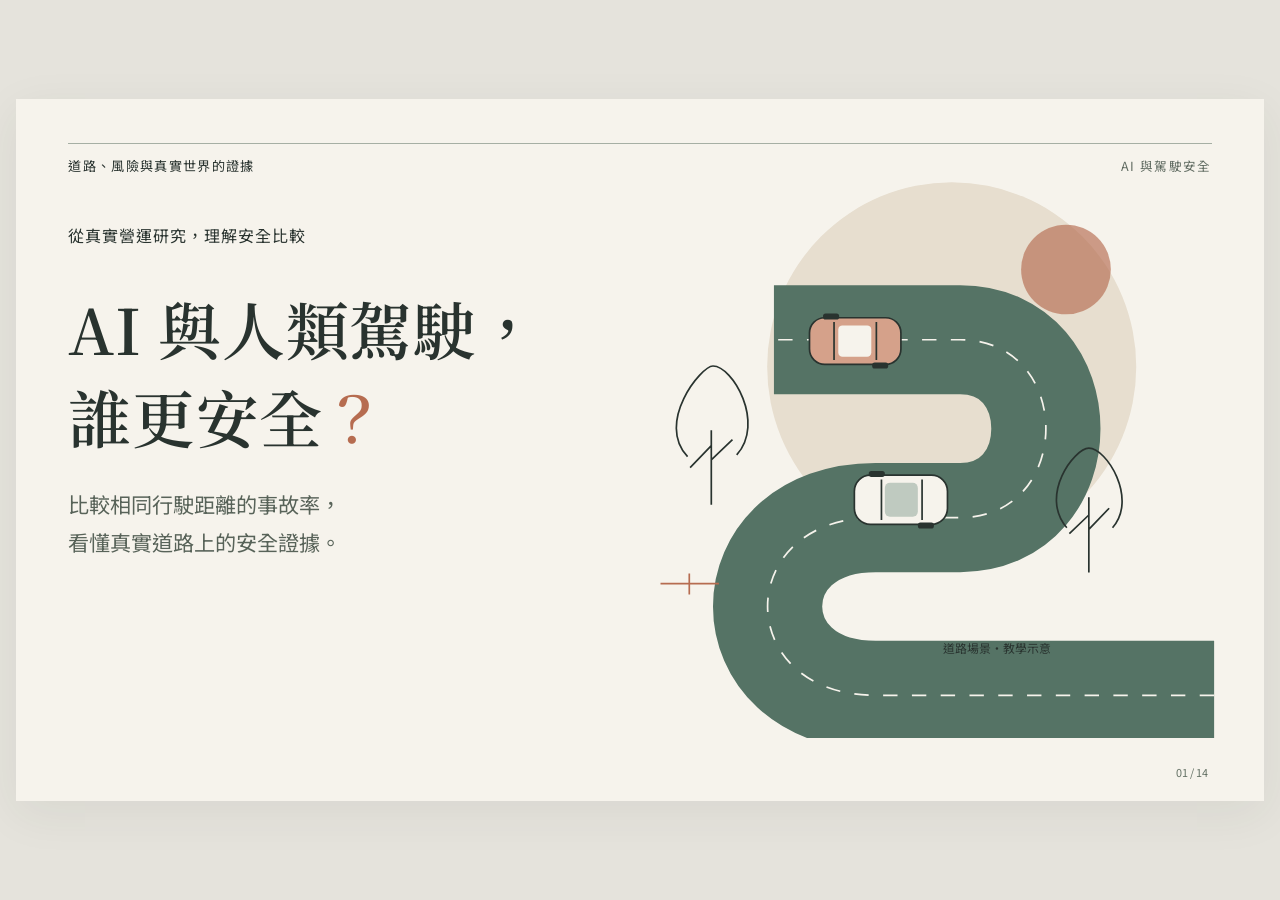
<file: presentation/index.html>
<!doctype html><html lang="zh-Hant"><head><meta charset="utf-8"><meta name="viewport" content="width=device-width,initial-scale=1"><title>AI 與人類駕駛，誰更安全？</title><link rel="stylesheet" href="assets/fonts.css"><link rel="stylesheet" href="deck.css"></head><body><main aria-label="教學簡報"><section class="slide cover active" id="s01" aria-label="教學投影片">
 <div class="topline"><span>道路、風險與真實世界的證據</span><span class="edition">AI 與駕駛安全</span></div>
 <div class="cover-copy"><p class="eyebrow">從真實營運研究，理解安全比較</p><h1>AI 與人類駕駛，<br>誰更安全<span class="accent">？</span></h1><p class="intro">比較相同行駛距離的事故率，<br>看懂真實道路上的安全證據。</p></div>
 <svg class="road-art" viewBox="75 0 585 680" role="img" aria-label="以道路、樹木與兩輛車構成的教學示意">
 <circle cx="400" cy="242" r="218" fill="#e7decf"/><circle cx="535" cy="127" r="53" fill="#b66c50" opacity=".65"/>
 <path d="M710 630H310C140 630 140 420 310 420h100c135 0 135-210 0-210H190" fill="none" stroke="#557365" stroke-width="129"/>
 <path d="M710 630H310C140 630 140 420 310 420h100c135 0 135-210 0-210H190" fill="none" stroke="#f6f3ec" stroke-width="2" stroke-dasharray="17 17"/>
 <g transform="translate(285 370) rotate(0 54 28)"><rect width="110" height="58" rx="19" fill="#f6f3ec" stroke="#29332f" stroke-width="2"/><path d="M32 5v48M80 5v48" stroke="#29332f" stroke-width="2"/><rect x="36" y="9" width="39" height="40" rx="6" fill="#bfcac0"/><rect x="17" y="-5" width="19" height="7" rx="3" fill="#29332f"/><rect x="75" y="56" width="19" height="7" rx="3" fill="#29332f"/></g>
 <g transform="translate(232 184)"><rect width="108" height="55" rx="18" fill="#d5a18a" stroke="#29332f" stroke-width="2"/><path d="M29 5v45M79 5v45" stroke="#29332f" stroke-width="2"/><rect x="34" y="9" width="39" height="37" rx="5" fill="#f6f3ec"/><rect x="16" y="-5" width="19" height="7" rx="3" fill="#29332f"/><rect x="74" y="53" width="19" height="7" rx="3" fill="#29332f"/></g>
 <g fill="none" stroke="#29332f" stroke-width="2"><path d="M116 405v-88m0 18-25 26m25-9 25-24"/><path d="M88 348c-38-40 16-107 30-107 23 0 62 67 28 105"/><path d="M562 485v-89m0 21-23 22m23-5 24-25"/><path d="M536 432c-33-38 9-94 26-94 21 0 58 60 28 94"/></g>
 <path d="M56 498h69m-35-12v25" stroke="#b66c50" stroke-width="2"/><text x="390" y="580" font-size="14" fill="#29332f">道路場景・教學示意</text>
 </svg>
 <footer><span class="page-no">01 / 14</span></footer>
</section><section class="slide" id="s02" hidden><div class="topline"><span>研究資料 / 三種視角</span><span class="edition">AI 與駕駛安全</span></div><h2>先看道路結果，再理解風險從何而來</h2><p class="deck">六篇研究提供三種視角：實際結果、比較方法，以及人與系統的風險。</p><div class="content"><div class="research-route"><div><span class="route-no">01</span><h3>實際結果</h3><p>道路事故<br><strong>約5,670萬英里</strong></p><p>責任理賠<br><strong>約387萬英里</strong></p></div><div><span class="route-no">02</span><h3>比較方法</h3><p>人類事故基準<br>如何選擇與調整？</p><p>研究品質清單<br>哪些條件要一致？</p></div><div><span class="route-no">03</span><h3>風險來源</h3><p>人類內在分心<br><strong>955名受傷駕駛</strong></p><p>系統失效<br>如何監測與安全處置？</p></div></div><p class="takeaway">道路與理賠研究來自同一 Waymo 車隊，部分時期重疊，里程不能相加。</p></div><div class="scope">資料來源：<a href="../raw/papers/P01_kusano_2025_56_7m.pdf#page=1" target="_blank" rel="noopener">Kusano 等（2025）</a>；<a href="../raw/papers/P02_dilillo_2024_insurance.pdf#page=1" target="_blank" rel="noopener">Di Lillo 等（2024）</a>；<a href="../raw/papers/P04_scanlon_2024_benchmarks.pdf#page=1" target="_blank" rel="noopener">Scanlon 等（2024）</a>；<a href="../raw/papers/P05_scanlon_2025_rave.pdf#page=1" target="_blank" rel="noopener">Scanlon 等（2025）</a>；<a href="../raw/papers/P09_galera_2012_mind_wandering.pdf#page=1" target="_blank" rel="noopener">Galéra 等（2012）</a>；<a href="../raw/papers/P08_koopman_2017_safety.pdf#page=1" target="_blank" rel="noopener">Koopman 與 Wagner（2017）</a></div><footer><span class="page-no">02 / 14</span></footer></section><section class="slide" id="s03" hidden><div class="topline"><span>研究場景 / 業者與地區</span><span class="edition">AI 與駕駛安全</span></div><h2>主要道路證據來自美國的 Waymo 車隊</h2><p class="deck">Waymo 是提供自動駕駛叫車服務的業者；這裡比較車內沒有駕駛員的營運。</p><div class="content"><div class="geo-layout"><div><h3>四個研究地區</h3><p class="body-copy">鳳凰城、舊金山<br>道路與理賠研究都涵蓋</p><p class="body-copy">洛杉磯、奧斯汀<br>另納入道路事故研究</p><p class="body-copy geo-period">道路研究：一般道路，排除高速公路<br>累積里程至2025年1月</p></div><div class="geo-plot" role="img" aria-label="美國城市地理定位示意，非營運邊界。舊金山與洛杉磯在加州，鳳凰城在亞利桑那州，奧斯汀在德州。"><span class="geo-direction">北 ↑　地理定位示意・非營運邊界</span><span class="city sf">● 舊金山<small>加州</small></span><span class="city la">● 洛杉磯<small>加州</small></span><span class="city phx">● 鳳凰城<small>亞利桑那州</small></span><span class="city aus">● 奧斯汀<small>德州</small></span><span class="geo-west">美國西部</span><span class="geo-east">中南部</span></div></div></div><div class="scope">資料來源：<a href="../raw/papers/P01_kusano_2025_56_7m.pdf#page=10" target="_blank" rel="noopener">Kusano 等（2025），PDF 5–7、10–11，表2</a>；<a href="../raw/papers/P02_dilillo_2024_insurance.pdf#page=3" target="_blank" rel="noopener">Di Lillo 等（2024），PDF 3–4</a></div><footer><span class="page-no">03 / 14</span></footer></section><section class="slide" id="s04" hidden><div class="topline"><span>比較安全的方式</span><span class="edition">AI 與駕駛安全</span></div><h2>先分清楚：駕駛責任交給誰？</h2><p class="deck">名稱相似的功能，可能需要完全不同的人類參與。</p><div class="content"><div class="responsibility"><div><p class="label">需要人類監督</p><h3>駕駛輔助</h3><p>人類持續注意道路<br>並負責駕駛與應變</p></div><div class="selected"><p class="label">接下來的比較對象</p><h3>無車內駕駛服務</h3><p>在指定營運條件內<br>由系統負責駕駛與處置</p></div></div><p class="takeaway">Waymo 的研究結果，適用於指定地區與道路條件下的無車內駕駛營運。</p></div><div class="scope">資料來源：<a href="../raw/papers/P01_kusano_2025_56_7m.pdf#page=6" target="_blank" rel="noopener">Kusano 等（2025），PDF 2、6、19–20、26</a></div><footer><span class="page-no">04 / 14</span></footer></section><section class="slide" id="s05" hidden><div class="topline"><span>比較安全的方式</span><span class="edition">AI 與駕駛安全</span></div><h2>比較事故次數，也要看行駛距離</h2><p class="deck">教學假設：乙車隊出事較多，但也跑了更長的距離。</p><div class="content"><table><thead><tr><th>車隊</th><th>涉事車次</th><th>行駛距離</th><th>每百萬英里涉及率</th></tr></thead><tbody><tr><td>甲</td><td>1次</td><td>100萬英里</td><td><strong>1</strong></td></tr><tr><td>乙</td><td>2次</td><td>400萬英里</td><td><strong>0.5</strong></td></tr></tbody></table><div class="formula">每百萬英里事故涉及率<br><strong>＝ 涉事車次 ÷ 行駛英里 × 100萬</strong></div><p class="definition">「涉事車次」數的是車輛涉及事故的次數；不代表負肇責，也不是傷者人數。</p></div><div class="scope">資料來源：<a href="../raw/papers/P01_kusano_2025_56_7m.pdf#page=8" target="_blank" rel="noopener">Kusano 等（2025），PDF 8–10</a></div><footer><span class="page-no">05 / 14</span></footer></section><section class="slide" id="s06" hidden><div class="topline"><span>比較安全的方式</span><span class="edition">AI 與駕駛安全</span></div><h2>公平比較需要相近的行駛條件</h2><p class="deck">換成相同里程後，還要確認環境與記錄方式是否可比。</p><div class="content"><div class="questions"><div><b>01</b><h3>在哪裡、走什麼路？</h3><p>地區、道路與車種<br>是否相近？</p></div><div><b>02</b><h3>哪些事件算事故？</h3><p>擦撞、受傷與重傷<br>使用不同門檻</p></div><div><b>03</b><h3>兩邊怎麼記錄？</h3><p>自動通報與警察紀錄<br>可能有不同漏報</p></div></div><p class="takeaway">接下來的道路研究調整了地區、道路、行駛位置與部分漏報；<br>時段、天候等仍未完全對齊，因此不能把差異全部歸因於 AI。</p></div><div class="scope">資料來源：<a href="../raw/papers/P04_scanlon_2024_benchmarks.pdf#page=11" target="_blank" rel="noopener">Scanlon 等（2024），PDF 11–16</a>；<a href="../raw/papers/P05_scanlon_2025_rave.pdf#page=6" target="_blank" rel="noopener">Scanlon 等（2025），PDF 6–12</a>；<a href="../raw/papers/P01_kusano_2025_56_7m.pdf#page=5" target="_blank" rel="noopener">Kusano 等（2025），PDF 5–10、18–20</a></div><footer><span class="page-no">06 / 14</span></footer></section><section class="slide data" id="s07" aria-label="教學投影片" hidden>
 <div class="topline"><span>真實道路 / 受傷相關事故</span><span class="edition">AI 與駕駛安全</span></div>
 <h2>Waymo 的受傷相關事故涉及率較低</h2>
 <p class="deck">四區一般道路，累積至2025年1月；比較「有人回報受傷」的事故涉及率。</p>
 <div class="data-layout"><div class="chart"><p class="unit">涉事車次／百萬英里</p>
 <svg viewBox="0 0 740 320" role="img" aria-label="人類基準4.04，Waymo 0.85涉事車次每百萬英里；橫軸從零至5">
 <g stroke="#ddd8ce" stroke-width="1"><path d="M150 36v215M250 36v215M350 36v215M450 36v215M550 36v215M650 36v215"/></g>
 <text x="0" y="104" class="chart-label">人類基準</text><text x="0" y="204" class="chart-label">Waymo</text>
 <rect x="150" y="64" width="404" height="58" fill="#b66c50"/><rect x="150" y="164" width="85" height="58" fill="#557365"/>
 <text x="570" y="105" class="chart-number">4.04</text><text x="251" y="205" class="chart-number">0.85</text>
 <path d="M150 251H650" stroke="#8a8d83"/>
 <g class="axis"><text x="150" y="284">0</text><text x="250" y="284">1</text><text x="350" y="284">2</text><text x="450" y="284">3</text><text x="550" y="284">4</text><text x="650" y="284">5</text></g>
 </svg><p class="chart-note">人類多為2022年資料，基準經研究者調整；這不是乘客個人的受傷率。</p></div>
 <aside class="finding"><p class="finding-label">作者報告的減幅</p><div class="big-number">79<span>%</span></div><p class="interval">95% 信賴區間：71%–85%<br><span class="ci-explain">區間呈現估計的精確程度</span></p><hr><p>約 <strong>5,670 萬英里</strong><br>無車內駕駛的營運資料</p></aside></div>
 
 <div class="scope">資料來源：<a href="../raw/papers/P01_kusano_2025_56_7m.pdf#page=12" target="_blank" rel="noopener">Kusano 等（2025），PDF 10–12，表2–4</a></div><footer><span class="page-no">07 / 14</span></footer>
</section><section class="slide" id="s08" hidden><div class="topline"><span>真實道路 / 被追撞情境</span><span class="edition">AI 與駕駛安全</span></div><h2>Waymo 在鳳凰城的被追撞涉及率較高</h2><p class="deck">整體較低，不代表每種情境都較低：這裡同樣觀察「有人回報受傷」。</p><div class="content"><div class="data-layout"><div><p class="unit">涉事車次／百萬英里</p><svg class="bar-svg" viewBox="0 0 760 310" role="img" aria-label="人類基準0.22，Waymo 0.48涉事車次每百萬英里，橫軸從零起算"><path d="M150.0 35V245" stroke="#ddd8ce"/><text x="150.0" y="280" class="axis">0</text><path d="M310.0 35V245" stroke="#ddd8ce"/><text x="310.0" y="280" class="axis">0.2</text><path d="M470.00000000000006 35V245" stroke="#ddd8ce"/><text x="470.00000000000006" y="280" class="axis">0.4</text><path d="M630.0 35V245" stroke="#ddd8ce"/><text x="630.0" y="280" class="axis">0.6</text><text x="0" y="102" class="chart-label">人類基準</text><text x="0" y="202" class="chart-label">Waymo</text><rect x="150" y="62" width="176.0" height="58" fill="#b66c50"/><rect x="150" y="162" width="384.0" height="58" fill="#557365"/><text x="338.0" y="104" class="chart-number">0.22</text><text x="546.0" y="204" class="chart-number">0.48</text><path d="M150 245H630" stroke="#8a8d83"/></svg><p class="chart-note">後車 → 撞上前車；此處統計前車被撞，不代表前車負肇責。</p></div><aside class="finding"><p class="finding-label">作者報告的增幅</p><div class="big-number">117<span>%</span></div><p class="interval">95%信賴區間<br>11%–281%</p></aside></div><p class="method-note">這是追加的細分分析：人類基準假設追撞與被追撞各半；<br>未校正同時檢驗多個細組所增加的偶然顯著機會。</p></div><div class="scope">資料來源：<a href="../raw/papers/P01_kusano_2025_56_7m.pdf#page=40" target="_blank" rel="noopener">Kusano 等（2025），PDF 20、39–40，表A9</a></div><footer><span class="page-no">08 / 14</span></footer></section><section class="slide" id="s09" hidden><div class="topline"><span>真實道路 / 罕見嚴重事件</span><span class="edition">AI 與駕駛安全</span></div><h2>疑似重傷以上的涉及率也較低</h2><p class="deck">Waymo 只觀察到2次事件，減幅估計的區間較寬。</p><div class="content"><div class="ci-story"><div class="count"><strong>2</strong><span>次觀察事件</span></div><div class="ci-panel"><p>作者報告的減幅及95%信賴區間</p><div class="ci-line"><i style="left:39%;width:60%"></i><b style="left:85%"></b><span style="left:39%">39%</span><span style="left:85%">85%</span><span style="left:99%">99%</span></div><div class="ci-axis"><span>0%　無減幅</span><span>100%</span></div><p class="ci-key">圓點：減幅估計　　線段：估計區間</p></div></div><p class="takeaway">這項指標合併「疑似重傷與死亡」，不能解讀成死亡率降低85%。</p></div><div class="scope">資料來源：<a href="../raw/papers/P01_kusano_2025_56_7m.pdf#page=11" target="_blank" rel="noopener">Kusano 等（2025），PDF 11–12，表3–4；PDF 15、20、35</a></div><footer><span class="page-no">09 / 14</span></footer></section><section class="slide" id="s10" hidden><div class="topline"><span>保險資料 / 第三方財損</span><span class="edition">AI 與駕駛安全</span></div><h2>Waymo 的第三方財損責任理賠較少</h2><p class="deck">鳳凰城與舊金山，約387萬英里的無車內駕駛資料；比較對他人的財損責任理賠。</p><div class="content"><p class="unit">件／百萬英里　　點：各率估計　線及方括號：各率95%信賴區間</p><svg class="dot-svg" viewBox="0 0 1000 320" role="img" aria-label="人類3.26，95%信賴區間3.24至3.27；Waymo 0.78，區間0.16至2.27，件每百萬英里。"><path d="M155.0 40V240" stroke="#ddd8ce"/><text x="155.0" y="280" class="axis">0</text><path d="M300.0 40V240" stroke="#ddd8ce"/><text x="300.0" y="280" class="axis">1</text><path d="M445.0 40V240" stroke="#ddd8ce"/><text x="445.0" y="280" class="axis">2</text><path d="M590.0 40V240" stroke="#ddd8ce"/><text x="590.0" y="280" class="axis">3</text><path d="M735.0 40V240" stroke="#ddd8ce"/><text x="735.0" y="280" class="axis">4</text><text x="0" y="104" class="chart-label">人類基準</text><path d="M624.8 95H629.15 M624.8 86V104 M629.15 86V104" stroke="#b66c50" stroke-width="4"/><circle cx="627.7" cy="95" r="9" fill="#b66c50"/><text x="780" y="103" class="rate-text">3.26 [3.24, 3.27]</text><text x="0" y="209" class="chart-label">Waymo</text><path d="M178.2 200H484.15 M178.2 191V209 M484.15 191V209" stroke="#557365" stroke-width="4"/><circle cx="268.1" cy="200" r="9" fill="#557365"/><text x="780" y="208" class="rate-text">0.78 [0.16, 2.27]</text></svg><p class="chart-note">Waymo總資料期2018–2023年，人類2016–2021年。<br>理賠頻率不是所有事故率，也不是法院肇責判定。</p></div><div class="scope">資料來源：<a href="../raw/papers/P02_dilillo_2024_insurance.pdf#page=5" target="_blank" rel="noopener">Di Lillo 等（2024），PDF 3–6，圖2C</a></div><footer><span class="page-no">10 / 14</span></footer></section><section class="slide" id="s11" hidden><div class="topline"><span>人類因素 / 內在分心</span><span class="edition">AI 與駕駛安全</span></div><h2>眼睛看路，心裡仍可能想著別的事</h2><p class="deck">法國單一醫院的955名受傷駕駛：事故後訪談分心情況，再依評分區分責任。</p><div class="content"><div class="attention"><div class="attention-phrase"><span>眼睛看路</span><em>心裡想著別的事</em><small>內在分心的教學示意</small></div><div><p class="label">比較已出事故的受傷駕駛</p><h3>強烈分心</h3><p class="body-copy">與較高的事故責任勝算相關<br><small>即「有責任／無責任」機率的比值較高</small></p><p class="body-copy muted">較弱分心、合併所有分心<br>均未達統計顯著</p></div></div><p class="takeaway">研究包含不同車種，也沒有自動駕駛對照，無法推算 AI 能避免多少事故。</p></div><div class="scope">資料來源：<a href="../raw/papers/P09_galera_2012_mind_wandering.pdf#page=7" target="_blank" rel="noopener">Galéra 等（2012），PDF 1–3、5–7</a></div><footer><span class="page-no">11 / 14</span></footer></section><section class="slide concept" id="s12" aria-label="教學投影片" hidden>
 <div class="topline"><span>系統安全 / 異常處置</span><span class="edition">AI 與駕駛安全</span></div>
 <h2>遇到異常，系統須能安全處置</h2><p class="deck">安全設計要涵蓋正常駕駛，也要考慮故障與陌生情況；下圖為概念示意。</p>
 <div class="flow" aria-label="看見、判斷、控制，以及監測與安全處置的概念示意">
 <div class="step"><span class="step-index">01</span><svg viewBox="0 0 100 70" aria-hidden="true"><path d="M10 35q40-53 80 0-40 53-80 0Z"/><circle cx="50" cy="35" r="14"/></svg><h3>看見</h3><p>辨識道路與周遭物件</p></div>
 <span class="arrow" aria-hidden="true">⟶</span>
 <div class="step"><span class="step-index">02</span><svg viewBox="0 0 100 70" aria-hidden="true"><path d="M18 55V20h26m-8-9 9 9-9 9M45 55V35h33m-9-9 9 9-9 9"/><circle cx="18" cy="59" r="5"/></svg><h3>判斷</h3><p>預測變化並規劃行動</p></div>
 <span class="arrow" aria-hidden="true">⟶</span>
 <div class="step"><span class="step-index">03</span><svg viewBox="0 0 100 70" aria-hidden="true"><circle cx="50" cy="35" r="28"/><circle cx="50" cy="35" r="8"/><path d="m24 25 19 7m33-7-19 7m-7 11v19"/></svg><h3>控制</h3><p>執行轉向、加速與煞車</p></div>
 </div>
 <div class="monitor"><div class="monitor-label"><span class="small-dot"></span>監測發現異常</div><span class="monitor-arrow">→</span><div><h3>啟動安全處置</h3><p>依當下環境降低危險，例如減速並選擇合適位置停車。</p></div></div>
 <p class="concept-context">這是安全設計的概念，並非 Waymo 實際架構，也未量測該車隊的失效比例。</p>
 
 <div class="scope">資料來源：<a href="../raw/papers/P08_koopman_2017_safety.pdf#page=2" target="_blank" rel="noopener">Koopman 與 Wagner（2017），接受稿 PDF 2–6</a></div><footer><span class="page-no">12 / 14</span></footer>
</section><section class="slide" id="s13" hidden><div class="topline"><span>證據解讀 / 作者與資料關係</span><span class="edition">AI 與駕駛安全</span></div><h2>兩種記錄管道，仍來自同一車隊</h2><p class="deck">道路事故與保險理賠提供互補視角；不同論文不等於獨立車隊重現。</p><div class="content"><div class="evidence-map"><div class="result-pair"><div><h3>道路事故研究</h3><p>作者全為 Waymo 員工</p></div><span class="dependency">同一車隊<br>部分時期重疊</span><div><h3>責任理賠研究</h3><p>Swiss Re／Waymo 合作</p></div></div><div class="support-row"><p><strong>比較方法</strong><br>檢查資料是否可比</p><p><strong>人類分心</strong><br>理解人的注意力風險</p><p><strong>系統安全</strong><br>理解機器的失效風險</p></div></div><p class="takeaway">公開事故資料可供部分核對，原始理賠資料未公開；<br>其他方法與風險研究，也沒有新增車隊安全成效樣本。</p></div><div class="scope">資料來源：<a href="../raw/papers/P01_kusano_2025_56_7m.pdf#page=22" target="_blank" rel="noopener">Kusano 等（2025），PDF 22、26</a>；<a href="../raw/papers/P02_dilillo_2024_insurance.pdf#page=6" target="_blank" rel="noopener">Di Lillo 等（2024），PDF 6</a>；<a href="../raw/papers/P05_scanlon_2025_rave.pdf#page=14" target="_blank" rel="noopener">Scanlon 等（2025），PDF 14</a></div><footer><span class="page-no">13 / 14</span></footer></section><section class="slide" id="s14" hidden><div class="topline"><span>回答標題 / 研究支持的結論</span><span class="edition">AI 與駕駛安全</span></div><h2>研究中的 Waymo，兩類安全指標較好</h2><p class="deck">在各研究涵蓋的無車內駕駛營運條件下，兩項結果都低於各自的人類基準。</p><div class="content"><div class="conclusion"><p><span>道路事故</span>受傷相關事故涉及率較低</p><p><span>責任理賠</span>第三方財損理賠頻率較低</p></div><p class="closing">回答「誰更安全」，需要一起說清楚<br><strong>哪個系統、什麼條件、哪一種安全指標。</strong></p></div><div class="scope">資料來源：<a href="../raw/papers/P01_kusano_2025_56_7m.pdf#page=12" target="_blank" rel="noopener">Kusano 等（2025），PDF 12，表4</a>；<a href="../raw/papers/P02_dilillo_2024_insurance.pdf#page=5" target="_blank" rel="noopener">Di Lillo 等（2024），PDF 5，圖2C</a></div><footer><span class="page-no">14 / 14</span></footer></section></main><script src="deck.js"></script></body></html>
</file>
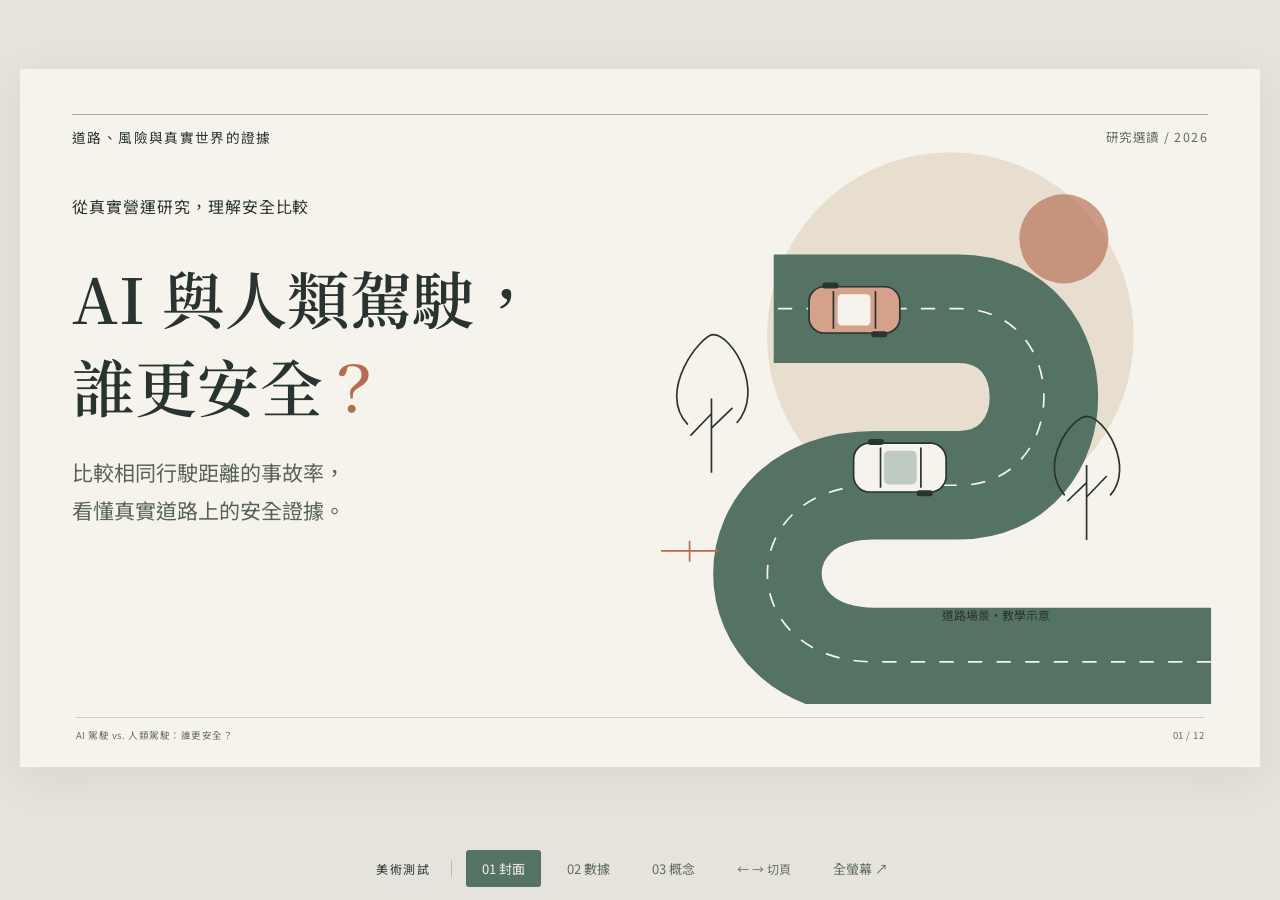
<file: presentation/preview.html>
<!doctype html>
<html lang="zh-Hant"><head><meta charset="utf-8"><meta name="viewport" content="width=device-width,initial-scale=1"><title>AI 駕駛與人類駕駛｜美術測試</title><link rel="stylesheet" href="assets/fonts.css"><link rel="stylesheet" href="preview.css"></head>
<body>
<main aria-label="簡報美術測試">
<section class="slide cover active" id="cover" aria-label="封面測試">
 <div class="topline"><span>道路、風險與真實世界的證據</span><span class="edition">研究選讀 / 2026</span></div>
 <div class="cover-copy"><p class="eyebrow">從真實營運研究，理解安全比較</p><h1>AI 與人類駕駛，<br>誰更安全<span class="accent">？</span></h1><p class="intro">比較相同行駛距離的事故率，<br>看懂真實道路上的安全證據。</p></div>
 <svg class="road-art" viewBox="75 0 585 680" role="img" aria-label="以道路、樹木與兩輛車構成的教學示意">
 <circle cx="400" cy="242" r="218" fill="#e7decf"/><circle cx="535" cy="127" r="53" fill="#b66c50" opacity=".65"/>
 <path d="M710 630H310C140 630 140 420 310 420h100c135 0 135-210 0-210H190" fill="none" stroke="#557365" stroke-width="129"/>
 <path d="M710 630H310C140 630 140 420 310 420h100c135 0 135-210 0-210H190" fill="none" stroke="#f6f3ec" stroke-width="2" stroke-dasharray="17 17"/>
 <g transform="translate(285 370) rotate(0 54 28)"><rect width="110" height="58" rx="19" fill="#f6f3ec" stroke="#29332f" stroke-width="2"/><path d="M32 5v48M80 5v48" stroke="#29332f" stroke-width="2"/><rect x="36" y="9" width="39" height="40" rx="6" fill="#bfcac0"/><rect x="17" y="-5" width="19" height="7" rx="3" fill="#29332f"/><rect x="75" y="56" width="19" height="7" rx="3" fill="#29332f"/></g>
 <g transform="translate(232 184)"><rect width="108" height="55" rx="18" fill="#d5a18a" stroke="#29332f" stroke-width="2"/><path d="M29 5v45M79 5v45" stroke="#29332f" stroke-width="2"/><rect x="34" y="9" width="39" height="37" rx="5" fill="#f6f3ec"/><rect x="16" y="-5" width="19" height="7" rx="3" fill="#29332f"/><rect x="74" y="53" width="19" height="7" rx="3" fill="#29332f"/></g>
 <g fill="none" stroke="#29332f" stroke-width="2"><path d="M116 405v-88m0 18-25 26m25-9 25-24"/><path d="M88 348c-38-40 16-107 30-107 23 0 62 67 28 105"/><path d="M562 485v-89m0 21-23 22m23-5 24-25"/><path d="M536 432c-33-38 9-94 26-94 21 0 58 60 28 94"/></g>
 <path d="M56 498h69m-35-12v25" stroke="#b66c50" stroke-width="2"/><text x="390" y="580" font-size="14" fill="#29332f">道路場景・教學示意</text>
 </svg>
 <footer><span>AI 駕駛 vs. 人類駕駛：誰更安全？</span><span>01 / 12</span></footer>
</section>
<section class="slide data" id="evidence" aria-label="數據頁測試" hidden>
 <div class="topline"><span>真實道路 / 受傷相關事故</span><span class="edition">研究 P01</span></div>
 <h2>Waymo 的受傷事故涉及率較低</h2>
 <p class="deck">比較相同行駛距離，涉及有人回報受傷事故的頻率。</p>
 <div class="data-layout"><div class="chart"><p class="unit">涉事車次／百萬英里</p>
 <svg viewBox="0 0 740 320" role="img" aria-label="人類基準4.04，Waymo 0.85涉事車次每百萬英里；橫軸從零至5">
 <g stroke="#ddd8ce" stroke-width="1"><path d="M150 36v215M250 36v215M350 36v215M450 36v215M550 36v215M650 36v215"/></g>
 <text x="0" y="104" class="chart-label">人類基準</text><text x="0" y="204" class="chart-label">Waymo</text>
 <rect x="150" y="64" width="404" height="58" fill="#b66c50"/><rect x="150" y="164" width="85" height="58" fill="#557365"/>
 <text x="570" y="105" class="chart-number">4.04</text><text x="251" y="205" class="chart-number">0.85</text>
 <path d="M150 251H650" stroke="#8a8d83"/>
 <g class="axis"><text x="150" y="284">0</text><text x="250" y="284">1</text><text x="350" y="284">2</text><text x="450" y="284">3</text><text x="550" y="284">4</text><text x="650" y="284">5</text></g>
 </svg><p class="chart-note">人類基準經作者調整；這不是乘客個人的受傷率。</p></div>
 <aside class="finding"><p class="finding-label">作者報告的減幅</p><div class="big-number">79<span>%</span></div><p class="interval">95% 信賴區間：71%–85%</p><hr><p>約 <strong>5,670 萬英里</strong><br>無車內駕駛的營運資料</p></aside></div>
 <div class="scope"><p>美國四區一般道路；Waymo 至 2025 年 1 月，人類多為 2022 年資料。作者全為 Waymo 員工。</p><p><a href="../raw/papers/P01_kusano_2025_56_7m.pdf#page=12" target="_blank" rel="noopener">來源：P01，表 2–4，PDF 頁 10–12</a>。減幅與區間採作者報告值。</p></div>
 <footer><span>AI 駕駛 vs. 人類駕駛：誰更安全？</span><span>05 / 12</span></footer>
</section>
<section class="slide concept" id="concept" aria-label="概念頁測試" hidden>
 <div class="topline"><span>系統安全 / 異常處置</span><span class="edition">研究 P08</span></div>
 <h2>遇到異常，系統須能安全處置</h2><p class="deck">安全設計要涵蓋正常駕駛，也要考慮故障與陌生情況。</p>
 <div class="flow" aria-label="看見、判斷、控制，以及監測與安全處置的概念示意">
 <div class="step"><span class="step-index">01</span><svg viewBox="0 0 100 70" aria-hidden="true"><path d="M10 35q40-53 80 0-40 53-80 0Z"/><circle cx="50" cy="35" r="14"/></svg><h3>看見</h3><p>辨識道路與周遭物件</p></div>
 <span class="arrow" aria-hidden="true">⟶</span>
 <div class="step"><span class="step-index">02</span><svg viewBox="0 0 100 70" aria-hidden="true"><path d="M18 55V20h26m-8-9 9 9-9 9M45 55V35h33m-9-9 9 9-9 9"/><circle cx="18" cy="59" r="5"/></svg><h3>判斷</h3><p>預測變化並規劃行動</p></div>
 <span class="arrow" aria-hidden="true">⟶</span>
 <div class="step"><span class="step-index">03</span><svg viewBox="0 0 100 70" aria-hidden="true"><circle cx="50" cy="35" r="28"/><circle cx="50" cy="35" r="8"/><path d="m24 25 19 7m33-7-19 7m-7 11v19"/></svg><h3>控制</h3><p>執行轉向、加速與煞車</p></div>
 </div>
 <div class="monitor"><div class="monitor-label"><span class="small-dot"></span>監測發現異常</div><span class="monitor-arrow">→</span><div><h3>啟動安全處置</h3><p>依當下環境降低危險，例如減速並選擇合適位置停車。</p></div></div>
 <div class="scope"><p>概念示意，非 Waymo 實際系統架構；本研究未量測該車隊的失效比例。</p><p><a href="../raw/papers/P08_koopman_2017_safety.pdf#page=2" target="_blank" rel="noopener">來源：Koopman 與 Wagner（2017），P08 接受稿頁 2–6</a>；本專案依其論點整理繪製。</p></div>
 <footer><span>AI 駕駛 vs. 人類駕駛：誰更安全？</span><span>10 / 12</span></footer>
</section>
</main>
<nav aria-label="測試頁導覽"><span class="preview-tag">美術測試</span><button data-page="0" aria-current="page">01 封面</button><button data-page="1">02 數據</button><button data-page="2">03 概念</button><span class="nav-help">← → 切頁</span><button id="fullscreen" aria-label="切換全螢幕">全螢幕 ↗</button></nav>
<script src="preview.js"></script></body></html>
</file>
<file: presentation/assets/fonts.css>
@font-face{font-family:PreviewSerif;font-style:normal;font-weight:200 900;font-display:swap;src:url('PreviewSerif.ttf') format('truetype')}
@font-face{font-family:PreviewSans;font-style:normal;font-weight:100 900;font-display:swap;src:url('PreviewSans.ttf') format('truetype')}
</file>
<file: presentation/deck.css>
:root{--paper:#f6f3ec;--ink:#29332f;--green:#557365;--clay:#b66c50;--sand:#e7decf}*{box-sizing:border-box}body{margin:0;background:#e5e3dc;color:var(--ink);font-family:PreviewSans,"Microsoft JhengHei",sans-serif}main{height:calc(100dvh - 64px);display:grid;place-items:center;padding:20px}.slide{width:min(100%,calc((100dvh - 104px)*16/9));aspect-ratio:16/9;background:var(--paper);position:relative;overflow:hidden;padding:3.6% 4.2%;container-type:inline-size;box-shadow:0 12px 45px #29332f12}.slide[hidden]{display:none}.topline{display:flex;justify-content:space-between;align-items:center;border-top:1px solid #a6afa4;padding-top:1.1cqw;font-size:1.2cqw;letter-spacing:.10em}.edition{font-size:1.1cqw;color:#616c62}h1,h2,.question{font-family:PreviewSerif,"PMingLiU",serif;font-weight:600}h1{font-size:5.5cqw;line-height:1.4;letter-spacing:.01em;margin:3.2cqw 0 2.2cqw}h2{font-size:3.35cqw;line-height:1.4;letter-spacing:.025em;margin:2.1cqw 0 .7cqw}.cover-copy{position:relative;z-index:1;width:67%}.eyebrow{font-size:1.4cqw;letter-spacing:.06em;margin-top:4.2cqw}.accent{color:var(--clay)}.versus{font-size:2.9cqw;font-style:italic;color:var(--clay)}.question{font-size:5cqw;margin:1cqw 0 1.9cqw;line-height:1.3}.question span{color:var(--clay)}.intro{font-size:1.85cqw;line-height:1.8;color:#586359}.road-art{position:absolute;width:55%;height:82%;right:-.3%;bottom:9%}footer{position:absolute;bottom:2.2cqw;left:4.5%;right:4.5%;border-top:1px solid #c9cdc1;display:flex;justify-content:space-between;padding-top:.85cqw;font-size:.84cqw;letter-spacing:.055em;color:#637064}.deck{font-size:1.8cqw;line-height:1.6;margin:.6cqw 0 1.6cqw;color:#5c675e}.data-layout{display:grid;grid-template-columns:2.5fr 1fr;gap:3.2cqw;align-items:center;margin-top:1.8cqw}.unit{font-size:1.4cqw;margin:0 0 .3cqw}.unit span{float:right;color:#647066;font-size:.9cqw}.chart svg{display:block;width:100%;height:25cqw}.chart-label{font-family:PreviewSans,sans-serif;font-size:29px;fill:var(--ink)}.chart-number{font-family:PreviewSans,sans-serif;font-size:38px;font-weight:600;fill:var(--ink);font-variant-numeric:tabular-nums}.axis{font-family:PreviewSans,sans-serif;font-size:22px;fill:#6c756b;text-anchor:middle}.chart-note{font-size:1.3cqw;margin:-.3cqw 0 0;color:#5c675e}.finding{border-left:1px solid #bfc7ba;padding-left:2.4cqw;align-self:center}.finding-label{font-size:1.45cqw;margin:0}.big-number{font-size:7.6cqw;line-height:1.3;letter-spacing:-.06em;font-weight:500;color:var(--green);font-variant-numeric:tabular-nums}.big-number span{font-size:3.2cqw;margin-left:.25cqw}.interval{font-size:1.4cqw;margin:0}.finding hr{border:0;border-top:1px solid #d7d9ce;margin:1.4cqw 0}.finding p:last-child{font-size:1.4cqw;line-height:1.9;margin:0}.scope{position:absolute;left:4.5%;right:4.5%;bottom:5.4cqw;font-size:1.2cqw;line-height:1.6;color:#5d685f}.scope p{margin:.25cqw 0}a{color:inherit;text-decoration-color:#9ba897;text-underline-offset:.2em}.flow{display:grid;grid-template-columns:1fr .3fr 1fr .3fr 1fr;align-items:center;margin-top:2.6cqw;padding:0 2cqw}.step{text-align:center;position:relative}.step-index{position:absolute;top:.1cqw;left:1cqw;font-size:1.2cqw;color:#758271}.step svg{display:block;width:8.5cqw;height:6.5cqw;fill:none;stroke:var(--green);stroke-width:2;stroke-linecap:round;stroke-linejoin:round;margin:0 auto 1cqw}h3{font-size:2.1cqw;font-weight:600;letter-spacing:.04em;margin:.3cqw 0}.step p{font-size:1.55cqw;color:#5d685f;margin:.5cqw 0}.arrow{font-size:2.4cqw;color:#84937e;padding-bottom:3cqw;text-align:center}.monitor{margin:3cqw 1.2cqw 0;background:var(--sand);padding:1.6cqw 2.2cqw;display:flex;align-items:center;gap:2.1cqw}.monitor-label{font-size:1.6cqw;white-space:nowrap}.small-dot{display:inline-block;width:.6cqw;height:.6cqw;background:var(--clay);border-radius:50%;margin-right:.7cqw}.monitor-arrow{font-size:2cqw;color:var(--clay)}.monitor h3{font-size:1.75cqw;margin:0 0 .4cqw}.monitor p{font-size:1.45cqw;margin:0}.concept:before{content:"";width:18cqw;height:18cqw;border:1px solid #c4cabb;border-radius:50%;position:absolute;right:-10cqw;top:5cqw}
/* Fourteen slides; keyboard navigation only. */

.slide{padding:3.5cqw 4.2cqw}.slide{padding:3.5% 4.2%}h2{font-size:3.2cqw;letter-spacing:0}.topline{font-size:1.15cqw}.content{margin-top:1.7cqw;font-size:1.7cqw;line-height:1.65}.content p{margin:.6cqw 0}.body-copy{font-size:1.8cqw;line-height:1.8}.label{font-size:1.45cqw;color:var(--green)}.muted{color:#667167}.scope{bottom:4.1cqw;font-size:1.16cqw;line-height:1.6}.scope p{margin:.18cqw 0}footer{bottom:1.6cqw}.content h3{font-size:2.1cqw}.takeaway{font-size:1.7cqw;border-top:1px solid #c8cebf;padding-top:1.4cqw;margin-top:1.8cqw!important}.research-route{display:grid;grid-template-columns:1fr 1fr 1fr;gap:3cqw;margin:2.7cqw 0}.research-route>div{border-top:3px solid var(--green);padding-top:1cqw}.route-no{color:var(--clay);font-size:1.35cqw}.research-route h3{margin:.6cqw 0 1.4cqw}.research-route p{font-size:1.7cqw;line-height:1.8;margin:1cqw 0}.research-route small{font-size:1.35cqw;color:#687266}.geo-layout{display:grid;grid-template-columns:1fr 1.5fr;gap:3cqw;margin-top:2.5cqw}.geo-plot{height:22cqw;position:relative;background:linear-gradient(90deg,#e7decf55,#e7decf00);border-bottom:1px solid #b9c3b3}.geo-direction{position:absolute;top:0;right:0;font-size:1.15cqw;color:#637064}.city{position:absolute;color:var(--green);font-size:1.65cqw;white-space:nowrap}.city small{display:block;font-size:1.2cqw;margin-left:1.5cqw;color:#667167}.sf{top:15%;left:4%}.la{top:42%;left:13%}.phx{top:58%;left:39%}.aus{top:78%;left:76%}.geo-west,.geo-east{position:absolute;bottom:-2cqw;font-size:1.2cqw;color:#687266}.geo-east{right:0}.responsibility{display:grid;grid-template-columns:1fr 1fr;gap:5cqw;margin-top:3cqw}.responsibility>div{padding:1cqw 2.5cqw;border-left:3px solid var(--clay)}.responsibility .selected{border-color:var(--green);background:#5573650b}.responsibility h3{font-size:2.8cqw}.responsibility p{font-size:1.9cqw;line-height:1.8}table{border-collapse:collapse;width:100%;margin:1.8cqw 0;font-size:1.65cqw;line-height:1.65}th{text-align:left;font-weight:500;color:#5e6e60;border-top:1px solid #a8b5a3;border-bottom:1px solid #a8b5a3}td,th{padding:1cqw 1.05cqw;vertical-align:top}td{border-bottom:1px solid #d5d8cc}td strong{font-size:2.5cqw;color:var(--green)}.formula{font-size:1.8cqw;line-height:1.8;margin-top:2cqw;padding:1cqw 1.7cqw;background:var(--sand)}.formula strong{font-size:2.15cqw;font-weight:500}.small-formula{font-size:1.65cqw}.questions{display:grid;grid-template-columns:1fr 1fr 1fr;gap:3cqw;margin:3cqw 0}.questions b{font-weight:400;font-size:3.8cqw;color:#b4bda9}.questions h3{margin:1cqw 0}.questions p{font-size:1.75cqw}.bar-svg{width:100%;height:22cqw}.content .data-layout{margin-top:0}.content .big-number{font-size:6.6cqw}.ci-story{display:grid;grid-template-columns:1fr 3fr;gap:4cqw;align-items:center;margin:3cqw 2cqw}.count strong{font-size:9cqw;font-weight:400;color:var(--green);display:block;line-height:1.2}.count span{font-size:1.8cqw}.ci-panel p{font-size:1.65cqw}.ci-line{position:relative;height:7cqw;margin:2cqw 2cqw 0 0;border-bottom:1px solid #abb4a3}.ci-line i{position:absolute;top:2cqw;height:.3cqw;background:var(--green)}.ci-line b{position:absolute;top:1.6cqw;width:1.1cqw;height:1.1cqw;transform:translateX(-50%);border-radius:100%;background:var(--green)}.ci-line span{position:absolute;top:4cqw;transform:translateX(-50%);font-size:1.5cqw}.ci-axis{display:flex;justify-content:space-between;margin:1cqw 1cqw 0 0;font-size:1.2cqw;color:#637064}.dot-svg{width:100%;height:25cqw}.rate-text{font:25px PreviewSans;fill:var(--ink)}.attention{display:grid;grid-template-columns:1fr 1fr;gap:5cqw;align-items:center;margin:3cqw 0}.attention-phrase{border-top:2px solid var(--clay);padding:2cqw 0;display:flex;flex-direction:column;gap:2cqw}.attention-phrase span{font-family:PreviewSerif;font-size:3cqw}.attention-phrase em{font-size:2.3cqw;color:var(--clay);font-style:normal}.attention-phrase small{font-size:1.2cqw;color:#637064}.result-pair{display:grid;grid-template-columns:1fr .8fr 1fr;align-items:center;text-align:center;margin-top:3cqw}.result-pair>div{padding:1.5cqw 0;border-block:1px solid #aeb9a6}.dependency{font-size:1.45cqw;color:#6d7868}.support-row{display:flex;justify-content:space-around;text-align:center;margin:2cqw 0}.support-row p{font-size:1.65cqw}.support-row strong{font-weight:500;color:var(--green)}.conclusion{margin-top:3cqw}.conclusion p{font-size:2.9cqw;border-bottom:1px solid #b5c0ad;padding:1.7cqw 0}.conclusion span{font-size:1.4cqw;color:var(--green);margin-right:3cqw}.closing{font-size:2.05cqw;line-height:1.8;margin-top:2.4cqw!important}.closing strong{font-weight:500}
main{height:100dvh;padding:16px}.slide{width:min(100%,calc((100dvh - 32px)*16/9));padding:3.5% 4.2%}
.scope{bottom:1.8cqw;right:13%;font-size:1.08cqw;line-height:1.65}
footer{left:auto;right:4.5%;bottom:1.8cqw;padding:0;border:0;font-size:.95cqw;letter-spacing:0}
.definition{font-size:1.4cqw;margin-top:1.3cqw!important;color:#5c675e}
.method-note{font-size:1.4cqw;line-height:1.7;margin-top:.8cqw!important;color:#5c675e}
.ci-explain,.ci-key{font-size:1.2cqw;color:#5c675e}.ci-key{margin-top:1cqw!important}
.geo-period{font-size:1.35cqw;margin-top:1.4cqw!important;color:#5c675e}
.attention{margin:2.1cqw 0}.attention .body-copy{font-size:1.65cqw}.attention small{font-size:1.2cqw}
.concept-context{margin:1.5cqw 1.2cqw 0;font-size:1.35cqw;color:#5c675e}
@media(max-width:700px){main{height:100dvh;padding:8px}.slide{width:100%;padding:3.5% 4.2%}}
</file>
<file: presentation/preview.css>
:root{--paper:#f6f3ec;--ink:#29332f;--green:#557365;--clay:#b66c50;--sand:#e7decf}*{box-sizing:border-box}body{margin:0;background:#e5e3dc;color:var(--ink);font-family:PreviewSans,"Microsoft JhengHei",sans-serif}main{height:calc(100dvh - 64px);display:grid;place-items:center;padding:20px}.slide{width:min(100%,calc((100dvh - 104px)*16/9));aspect-ratio:16/9;background:var(--paper);position:relative;overflow:hidden;padding:3.6% 4.2%;container-type:inline-size;box-shadow:0 12px 45px #29332f12}.slide[hidden]{display:none}.topline{display:flex;justify-content:space-between;align-items:center;border-top:1px solid #a6afa4;padding-top:1.1cqw;font-size:1.2cqw;letter-spacing:.10em}.edition{font-size:1.1cqw;color:#616c62}h1,h2,.question{font-family:PreviewSerif,"PMingLiU",serif;font-weight:600}h1{font-size:5.5cqw;line-height:1.4;letter-spacing:.01em;margin:3.2cqw 0 2.2cqw}h2{font-size:3.35cqw;line-height:1.4;letter-spacing:.025em;margin:2.1cqw 0 .7cqw}.cover-copy{position:relative;z-index:1;width:67%}.eyebrow{font-size:1.4cqw;letter-spacing:.06em;margin-top:4.2cqw}.accent{color:var(--clay)}.versus{font-size:2.9cqw;font-style:italic;color:var(--clay)}.question{font-size:5cqw;margin:1cqw 0 1.9cqw;line-height:1.3}.question span{color:var(--clay)}.intro{font-size:1.85cqw;line-height:1.8;color:#586359}.road-art{position:absolute;width:55%;height:82%;right:-.3%;bottom:9%}footer{position:absolute;bottom:2.2cqw;left:4.5%;right:4.5%;border-top:1px solid #c9cdc1;display:flex;justify-content:space-between;padding-top:.85cqw;font-size:.84cqw;letter-spacing:.055em;color:#637064}.deck{font-size:1.8cqw;line-height:1.6;margin:.6cqw 0 1.6cqw;color:#5c675e}.data-layout{display:grid;grid-template-columns:2.5fr 1fr;gap:3.2cqw;align-items:center;margin-top:1.8cqw}.unit{font-size:1.4cqw;margin:0 0 .3cqw}.unit span{float:right;color:#647066;font-size:.9cqw}.chart svg{display:block;width:100%;height:25cqw}.chart-label{font-family:PreviewSans,sans-serif;font-size:29px;fill:var(--ink)}.chart-number{font-family:PreviewSans,sans-serif;font-size:38px;font-weight:600;fill:var(--ink);font-variant-numeric:tabular-nums}.axis{font-family:PreviewSans,sans-serif;font-size:22px;fill:#6c756b;text-anchor:middle}.chart-note{font-size:1.3cqw;margin:-.3cqw 0 0;color:#5c675e}.finding{border-left:1px solid #bfc7ba;padding-left:2.4cqw;align-self:center}.finding-label{font-size:1.45cqw;margin:0}.big-number{font-size:7.6cqw;line-height:1.3;letter-spacing:-.06em;font-weight:500;color:var(--green);font-variant-numeric:tabular-nums}.big-number span{font-size:3.2cqw;margin-left:.25cqw}.interval{font-size:1.4cqw;margin:0}.finding hr{border:0;border-top:1px solid #d7d9ce;margin:1.4cqw 0}.finding p:last-child{font-size:1.4cqw;line-height:1.9;margin:0}.scope{position:absolute;left:4.5%;right:4.5%;bottom:5.4cqw;font-size:1.2cqw;line-height:1.6;color:#5d685f}.scope p{margin:.25cqw 0}a{color:inherit;text-decoration-color:#9ba897;text-underline-offset:.2em}.flow{display:grid;grid-template-columns:1fr .3fr 1fr .3fr 1fr;align-items:center;margin-top:2.6cqw;padding:0 2cqw}.step{text-align:center;position:relative}.step-index{position:absolute;top:.1cqw;left:1cqw;font-size:1.2cqw;color:#758271}.step svg{display:block;width:8.5cqw;height:6.5cqw;fill:none;stroke:var(--green);stroke-width:2;stroke-linecap:round;stroke-linejoin:round;margin:0 auto 1cqw}h3{font-size:2.1cqw;font-weight:600;letter-spacing:.04em;margin:.3cqw 0}.step p{font-size:1.55cqw;color:#5d685f;margin:.5cqw 0}.arrow{font-size:2.4cqw;color:#84937e;padding-bottom:3cqw;text-align:center}.monitor{margin:3cqw 1.2cqw 0;background:var(--sand);padding:1.6cqw 2.2cqw;display:flex;align-items:center;gap:2.1cqw}.monitor-label{font-size:1.6cqw;white-space:nowrap}.small-dot{display:inline-block;width:.6cqw;height:.6cqw;background:var(--clay);border-radius:50%;margin-right:.7cqw}.monitor-arrow{font-size:2cqw;color:var(--clay)}.monitor h3{font-size:1.75cqw;margin:0 0 .4cqw}.monitor p{font-size:1.45cqw;margin:0}.concept:before{content:"";width:18cqw;height:18cqw;border:1px solid #c4cabb;border-radius:50%;position:absolute;right:-10cqw;top:5cqw}nav{height:64px;display:flex;gap:10px;justify-content:center;align-items:center;font-size:12px}button{font-family:inherit;border:0;background:transparent;color:#5f6b61;padding:9px 16px;cursor:pointer;font-size:13px;border-radius:3px}button[aria-current=page]{background:var(--green);color:var(--paper)}button:hover{background:#ccd3c7;color:var(--ink)}button:focus-visible{outline:2px solid var(--clay);outline-offset:3px}.preview-tag{font-size:12px;letter-spacing:.13em;border-right:1px solid #b9c0b5;padding-right:20px;margin-right:4px}.nav-help{color:#687262;margin:0 16px;font-size:12px}:fullscreen{background:#e5e3dc}@media(max-width:700px){main{padding:8px;height:calc(100dvh - 108px)}.slide{width:100%;padding:3.6% 4.2%}nav{height:108px;gap:3px;flex-wrap:wrap;align-content:center;padding:12px}.preview-tag{padding-right:8px}.nav-help{display:none}button{padding:9px 10px}.scope{font-size:1.2cqw}}@media print{body{background:white}main{display:block;height:auto;padding:0}.slide,.slide[hidden]{display:block;width:100%;break-after:page;box-shadow:none}nav{display:none}@page{size:landscape;margin:0}}
</file>
